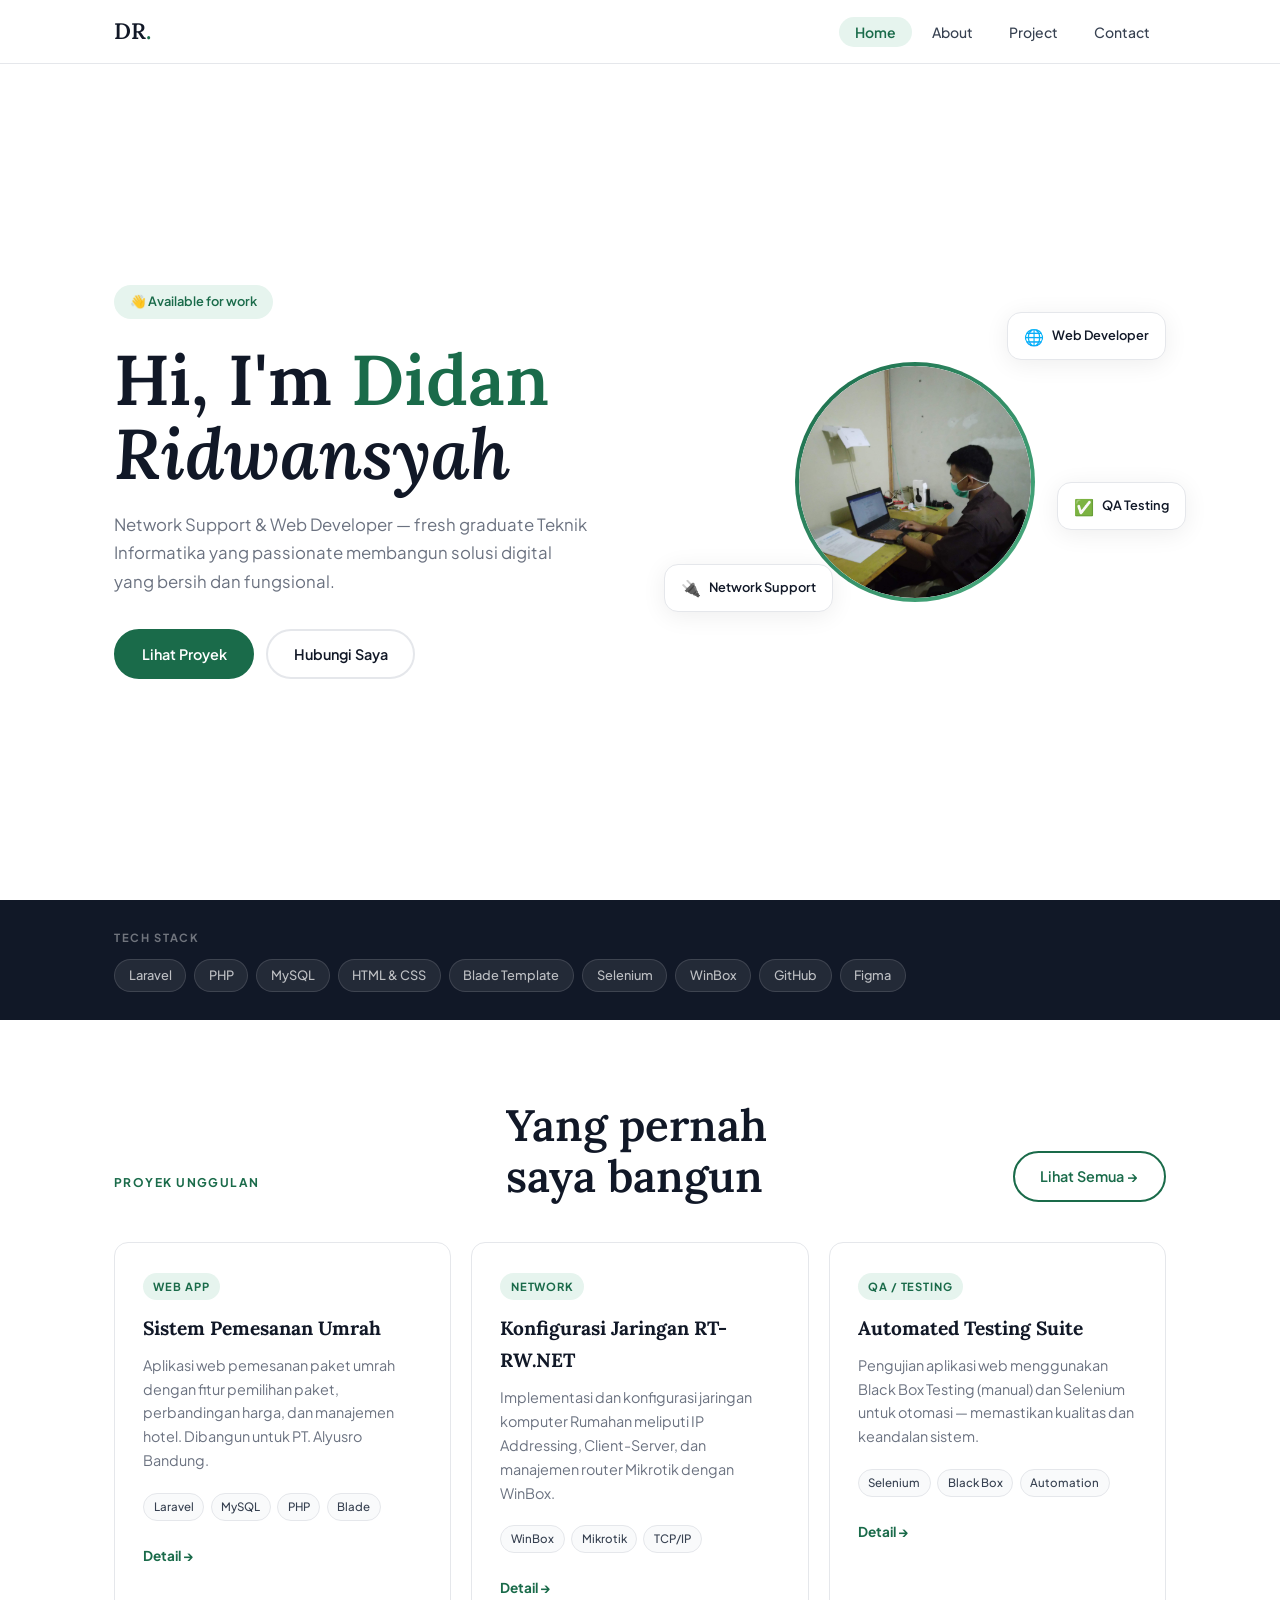
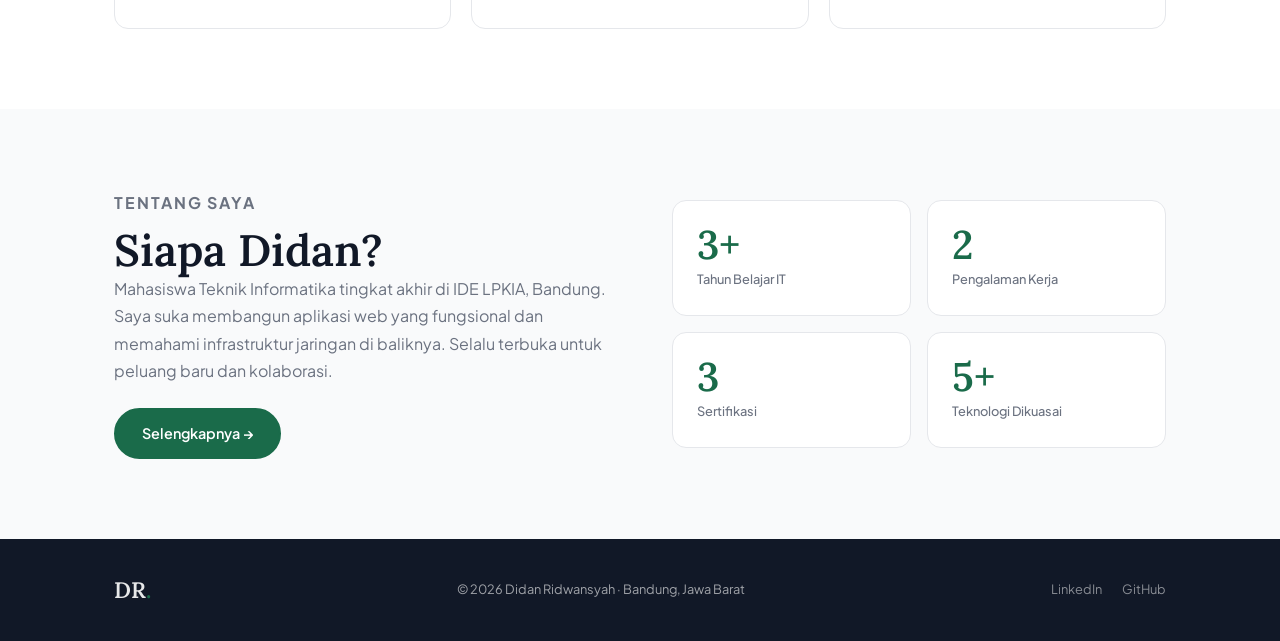
<file: index.html>
<!doctype html>
<html lang="id">
  <head>
    <meta charset="UTF-8" />
    <meta name="viewport" content="width=device-width, initial-scale=1.0" />
    <title>Didan Ridwansyah — Portfolio</title>
    <link rel="stylesheet" href="style.css" />
    <link href="https://fonts.googleapis.com/css2?family=Plus+Jakarta+Sans:wght@400;500;600;700&family=Lora:ital,wght@0,600;1,400&display=swap" rel="stylesheet" />
  </head>
  <body>
    <nav class="navbar">
      <div class="nav-inner">
        <a href="index.html" class="nav-logo">DR<span>.</span></a>
        <button class="nav-toggle" id="navToggle" aria-label="Menu"><span></span><span></span><span></span></button>
        <ul class="nav-links" id="navLinks">
          <li><a href="index.html" class="active">Home</a></li>
          <li><a href="about.html">About</a></li>
          <li><a href="project.html">Project</a></li>
          <li><a href="contact.html">Contact</a></li>
        </ul>
      </div>
    </nav>

    <main>
      <!-- HERO -->
      <section class="hero">
        <div class="hero-content">
          <div class="hero-badge">👋 Available for work</div>
          <h1 class="hero-title">
            Hi, I'm <span class="highlight">Didan</span><br />
            <em>Ridwansyah</em>
          </h1>
          <p class="hero-sub">Network Support &amp; Web Developer — fresh graduate Teknik Informatika yang passionate membangun solusi digital yang bersih dan fungsional.</p>
          <div class="hero-cta">
            <a href="project.html" class="btn btn-primary">Lihat Proyek</a>
            <a href="contact.html" class="btn btn-ghost">Hubungi Saya</a>
          </div>
        </div>
        <div class="hero-visual">
          <div class="avatar-ring">
            <div class="avatar-inner">
              <img src="img/dr.png" alt="Didan Ridwansyah" style="width: 100%; height: 100%; object-fit: cover; border-radius: 50%" />
            </div>
          </div>
          <div class="floating-card card-1">
            <span class="fc-icon">🌐</span>
            <span class="fc-text">Web Developer</span>
          </div>
          <div class="floating-card card-2">
            <span class="fc-icon">🔌</span>
            <span class="fc-text">Network Support</span>
          </div>
          <div class="floating-card card-3">
            <span class="fc-icon">✅</span>
            <span class="fc-text">QA Testing</span>
          </div>
        </div>
      </section>

      <!-- SKILLS STRIP -->
      <section class="skills-strip">
        <div class="container">
          <p class="strip-label">Tech Stack</p>
          <div class="strip-tags">
            <span class="stag">Laravel</span>
            <span class="stag">PHP</span>
            <span class="stag">MySQL</span>
            <span class="stag">HTML &amp; CSS</span>
            <span class="stag">Blade Template</span>
            <span class="stag">Selenium</span>
            <span class="stag">WinBox</span>
            <span class="stag">GitHub</span>
            <span class="stag">Figma</span>
          </div>
        </div>
      </section>

      <!-- FEATURED PROJECTS -->
      <section class="section-pad">
        <div class="container">
          <div class="section-head">
            <p class="section-label">Proyek Unggulan</p>
            <h2 class="section-title">Yang pernah<br />saya bangun</h2>
            <a href="project.html" class="btn btn-outline">Lihat Semua →</a>
          </div>
          <div class="cards-grid">
            <!-- featured -->
            <div class="project-card">
              <div class="pc-tag">Web App</div>
              <h3>Sistem Pemesanan Umrah</h3>
              <p>Aplikasi web pemesanan paket umrah dengan fitur pemilihan paket, perbandingan harga, dan manajemen hotel. Dibangun untuk PT. Alyusro Bandung.</p>
              <div class="pc-stack"><span>Laravel</span><span>MySQL</span><span>PHP</span><span>Blade</span></div>
              <a href="project.html" class="pc-link">Detail →</a>
            </div>
            <div class="project-card">
              <div class="pc-tag">Network</div>
              <h3>Konfigurasi Jaringan RT-RW.NET</h3>
              <p>Implementasi dan konfigurasi jaringan komputer Rumahan meliputi IP Addressing, Client-Server, dan manajemen router Mikrotik dengan WinBox.</p>
              <div class="pc-stack"><span>WinBox</span><span>Mikrotik</span><span>TCP/IP</span></div>
              <a href="project.html" class="pc-link">Detail →</a>
            </div>
            <div class="project-card">
              <div class="pc-tag">QA / Testing</div>
              <h3>Automated Testing Suite</h3>
              <p>Pengujian aplikasi web menggunakan Black Box Testing (manual) dan Selenium untuk otomasi — memastikan kualitas dan keandalan sistem.</p>
              <div class="pc-stack"><span>Selenium</span><span>Black Box</span><span>Automation</span></div>
              <a href="project.html" class="pc-link">Detail →</a>
            </div>
          </div>
        </div>
      </section>

      <!-- MINI ABOUT -->
      <section class="mini-about">
        <div class="container mini-about-inner">
          <div class="ma-text">
            <p class="section-label">Tentang Saya</p>
            <h2 class="section-title">Siapa Didan?</h2>
            <p>Mahasiswa Teknik Informatika tingkat akhir di IDE LPKIA, Bandung. Saya suka membangun aplikasi web yang fungsional dan memahami infrastruktur jaringan di baliknya. Selalu terbuka untuk peluang baru dan kolaborasi.</p>
            <a href="about.html" class="btn btn-primary" style="margin-top: 1.5rem">Selengkapnya →</a>
          </div>
          <div class="ma-stats">
            <div class="stat-box"><span class="stat-n">3+</span><span class="stat-l">Tahun Belajar IT</span></div>
            <div class="stat-box"><span class="stat-n">2</span><span class="stat-l">Pengalaman Kerja</span></div>
            <div class="stat-box"><span class="stat-n">3</span><span class="stat-l">Sertifikasi</span></div>
            <div class="stat-box"><span class="stat-n">5+</span><span class="stat-l">Teknologi Dikuasai</span></div>
          </div>
        </div>
      </section>
    </main>

    <footer class="footer">
      <div class="container footer-inner">
        <span class="nav-logo">DR<span>.</span></span>
        <p>© 2026 Didan Ridwansyah · Bandung, Jawa Barat</p>
        <div class="footer-links">
          <a href="https://www.linkedin.com/in/didan-ridwansyah-82205738a/" target="_blank">LinkedIn</a>
          <a href="https://github.com/DidanR1" target="_blank">GitHub</a>
        </div>
      </div>
    </footer>

    <script src="script.js"></script>
  </body>
</html>
</file>
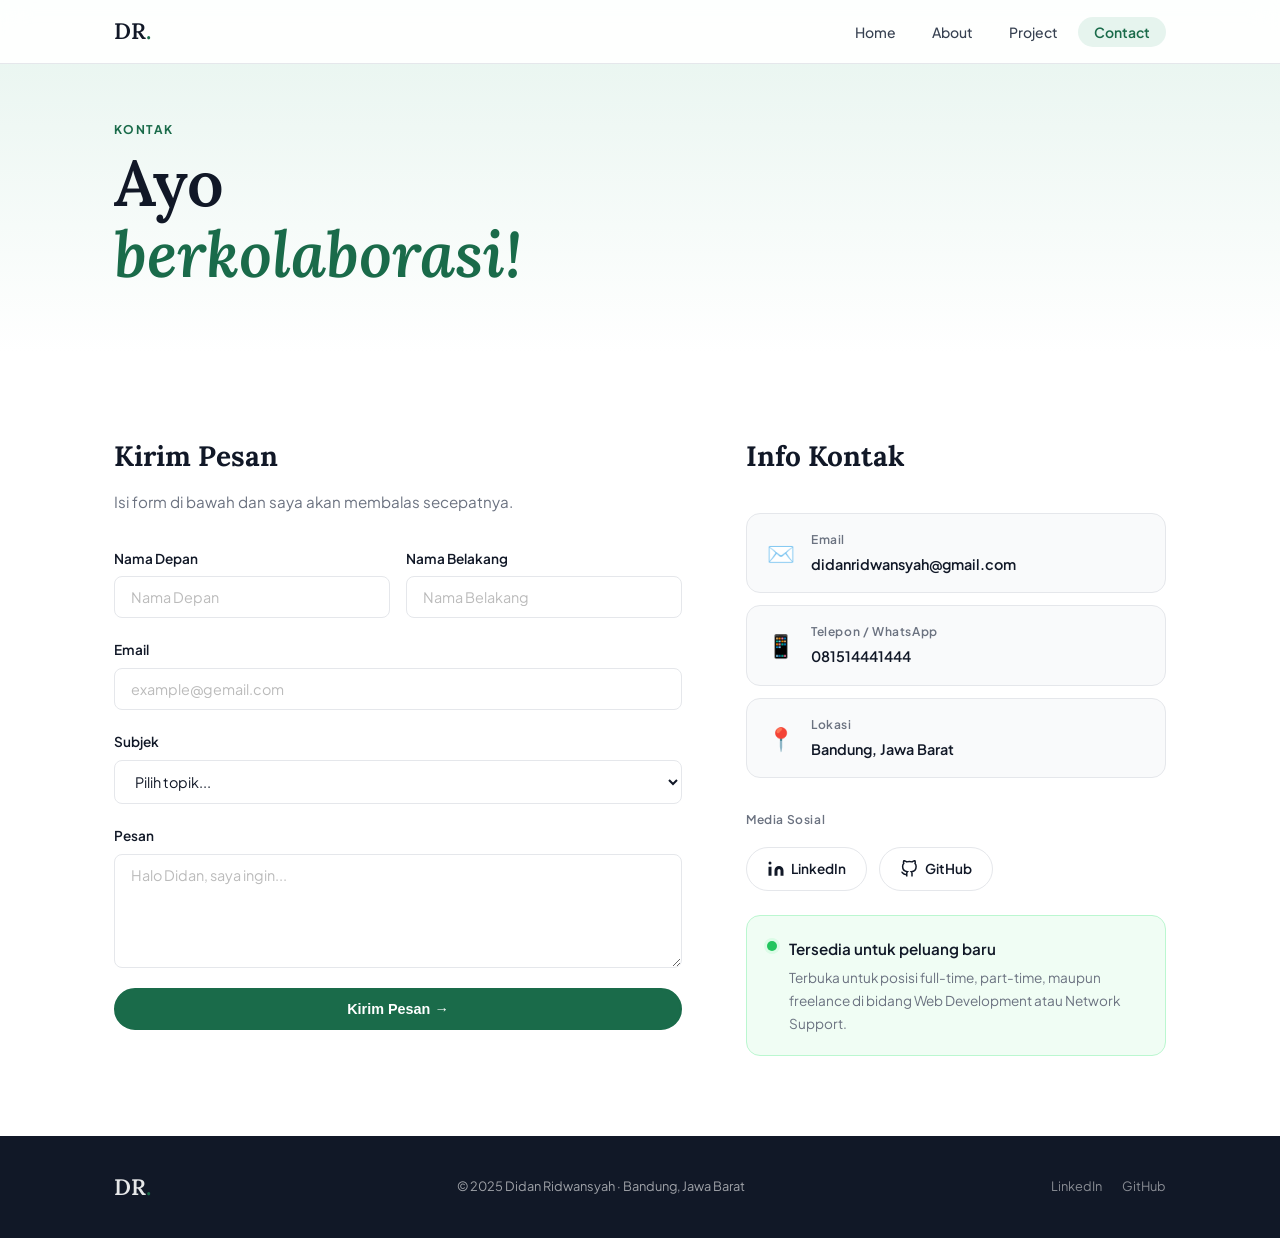
<file: contact.html>
<!doctype html>
<html lang="id">
  <head>
    <meta charset="UTF-8" />
    <meta name="viewport" content="width=device-width, initial-scale=1.0" />
    <title>Contact — Didan Ridwansyah</title>
    <link rel="stylesheet" href="style.css" />
    <link href="https://fonts.googleapis.com/css2?family=Plus+Jakarta+Sans:wght@400;500;600;700&family=Lora:ital,wght@0,600;1,400&display=swap" rel="stylesheet" />
  </head>
  <body>
    <nav class="navbar">
      <div class="nav-inner">
        <a href="index.html" class="nav-logo">DR<span>.</span></a>
        <button class="nav-toggle" id="navToggle" aria-label="Menu"><span></span><span></span><span></span></button>
        <ul class="nav-links" id="navLinks">
          <li><a href="index.html">Home</a></li>
          <li><a href="about.html">About</a></li>
          <li><a href="project.html">Project</a></li>
          <li><a href="contact.html" class="active">Contact</a></li>
        </ul>
      </div>
    </nav>

    <main>
      <section class="page-hero">
        <div class="container">
          <p class="section-label">Kontak</p>
          <h1 class="page-title">Ayo<br /><em>berkolaborasi!</em></h1>
        </div>
      </section>

      <section class="section-pad">
        <div class="container contact-layout">
          <!-- FORM -->
          <div class="contact-form-wrap">
            <h2 style="font-family: &quot;Lora&quot;, serif; font-size: 1.75rem; margin-bottom: 0.5rem">Kirim Pesan</h2>
            <p style="color: var(--text-muted); margin-bottom: 2rem; font-size: 0.95rem">Isi form di bawah dan saya akan membalas secepatnya.</p>

            <form class="c-form" id="contactForm">
              <div class="form-row">
                <div class="form-group">
                  <label for="fname">Nama Depan</label>
                  <input type="text" id="fname" placeholder="Nama Depan" required />
                </div>
                <div class="form-group">
                  <label for="lname">Nama Belakang</label>
                  <input type="text" id="lname" placeholder="Nama Belakang" required />
                </div>
              </div>
              <div class="form-group">
                <label for="email">Email</label>
                <input type="email" id="email" placeholder="example@gemail.com" required />
              </div>
              <div class="form-group">
                <label for="subject">Subjek</label>
                <select id="subject">
                  <option value="">Pilih topik...</option>
                  <option>Tawaran Kerja / Magang</option>
                  <option>Kolaborasi Proyek</option>
                  <option>Konsultasi Teknis</option>
                  <option>Lainnya</option>
                </select>
              </div>
              <div class="form-group">
                <label for="message">Pesan</label>
                <textarea id="message" rows="5" placeholder="Halo Didan, saya ingin..." required></textarea>
              </div>
              <button type="submit" class="btn btn-primary btn-full">Kirim Pesan →</button>
            </form>

            <div class="form-success" id="formSuccess">
              <div class="fs-icon">✓</div>
              <h3>Pesan terkirim!</h3>
              <p>Terima kasih sudah menghubungi. Saya akan membalas secepatnya.</p>
            </div>
          </div>

          <!-- INFO -->
          <div class="contact-info">
            <h2 style="font-family: &quot;Lora&quot;, serif; font-size: 1.75rem; margin-bottom: 2rem">Info Kontak</h2>

            <div class="ci-cards">
              <a href="mailto:didanridwansyah@gmail.com" class="ci-card">
                <div class="ci-icon">✉️</div>
                <div>
                  <p class="ci-label">Email</p>
                  <p class="ci-val">didanridwansyah@gmail.com</p>
                </div>
              </a>
              <a href="tel:081514441444" class="ci-card">
                <div class="ci-icon">📱</div>
                <div>
                  <p class="ci-label">Telepon / WhatsApp</p>
                  <p class="ci-val">081514441444</p>
                </div>
              </a>
              <div class="ci-card no-link">
                <div class="ci-icon">📍</div>
                <div>
                  <p class="ci-label">Lokasi</p>
                  <p class="ci-val">Bandung, Jawa Barat</p>
                </div>
              </div>
            </div>

            <div class="ci-social">
              <p class="ci-label" style="margin-bottom: 1rem">Media Sosial</p>
              <div class="social-links">
                <a href="https://www.linkedin.com/in/didan-ridwansyah-82205738a/" target="_blank" class="social-btn">
                  <svg width="18" height="18" viewBox="0 0 24 24" fill="currentColor">
                    <path d="M16 8a6 6 0 016 6v7h-4v-7a2 2 0 00-2-2 2 2 0 00-2 2v7h-4v-7a6 6 0 016-6z" />
                    <rect x="2" y="9" width="4" height="12" />
                    <circle cx="4" cy="4" r="2" />
                  </svg>
                  LinkedIn
                </a>
                <a href="https://github.com/DidanR1" target="_blank" class="social-btn">
                  <svg width="18" height="18" viewBox="0 0 24 24" fill="none" stroke="currentColor" stroke-width="2">
                    <path
                      d="M9 19c-5 1.5-5-2.5-7-3m14 6v-3.87a3.37 3.37 0 00-.94-2.61c3.14-.35 6.44-1.54 6.44-7A5.44 5.44 0 0020 4.77 5.07 5.07 0 0019.91 1S18.73.65 16 2.48a13.38 13.38 0 00-7 0C6.27.65 5.09 1 5.09 1A5.07 5.07 0 005 4.77a5.44 5.44 0 00-1.5 3.78c0 5.42 3.3 6.61 6.44 7A3.37 3.37 0 009 18.13V22"
                    />
                  </svg>
                  GitHub
                </a>
              </div>
            </div>

            <div class="availability-box">
              <div class="av-dot"></div>
              <div>
                <p style="font-weight: 600; font-size: 0.95rem">Tersedia untuk peluang baru</p>
                <p style="color: var(--text-muted); font-size: 0.85rem; margin-top: 0.25rem">Terbuka untuk posisi full-time, part-time, maupun freelance di bidang Web Development atau Network Support.</p>
              </div>
            </div>
          </div>
        </div>
      </section>
    </main>

    <footer class="footer">
      <div class="container footer-inner">
        <span class="nav-logo">DR<span>.</span></span>
        <p>© 2025 Didan Ridwansyah · Bandung, Jawa Barat</p>
        <div class="footer-links">
          <a href="https://www.linkedin.com/in/didan-ridwansyah-82205738a/" target="_blank">LinkedIn</a>
          <a href="https://github.com/DidanR1" target="_blank">GitHub</a>
        </div>
      </div>
    </footer>

    <script src="script.js"></script>
  </body>
</html>
</file>
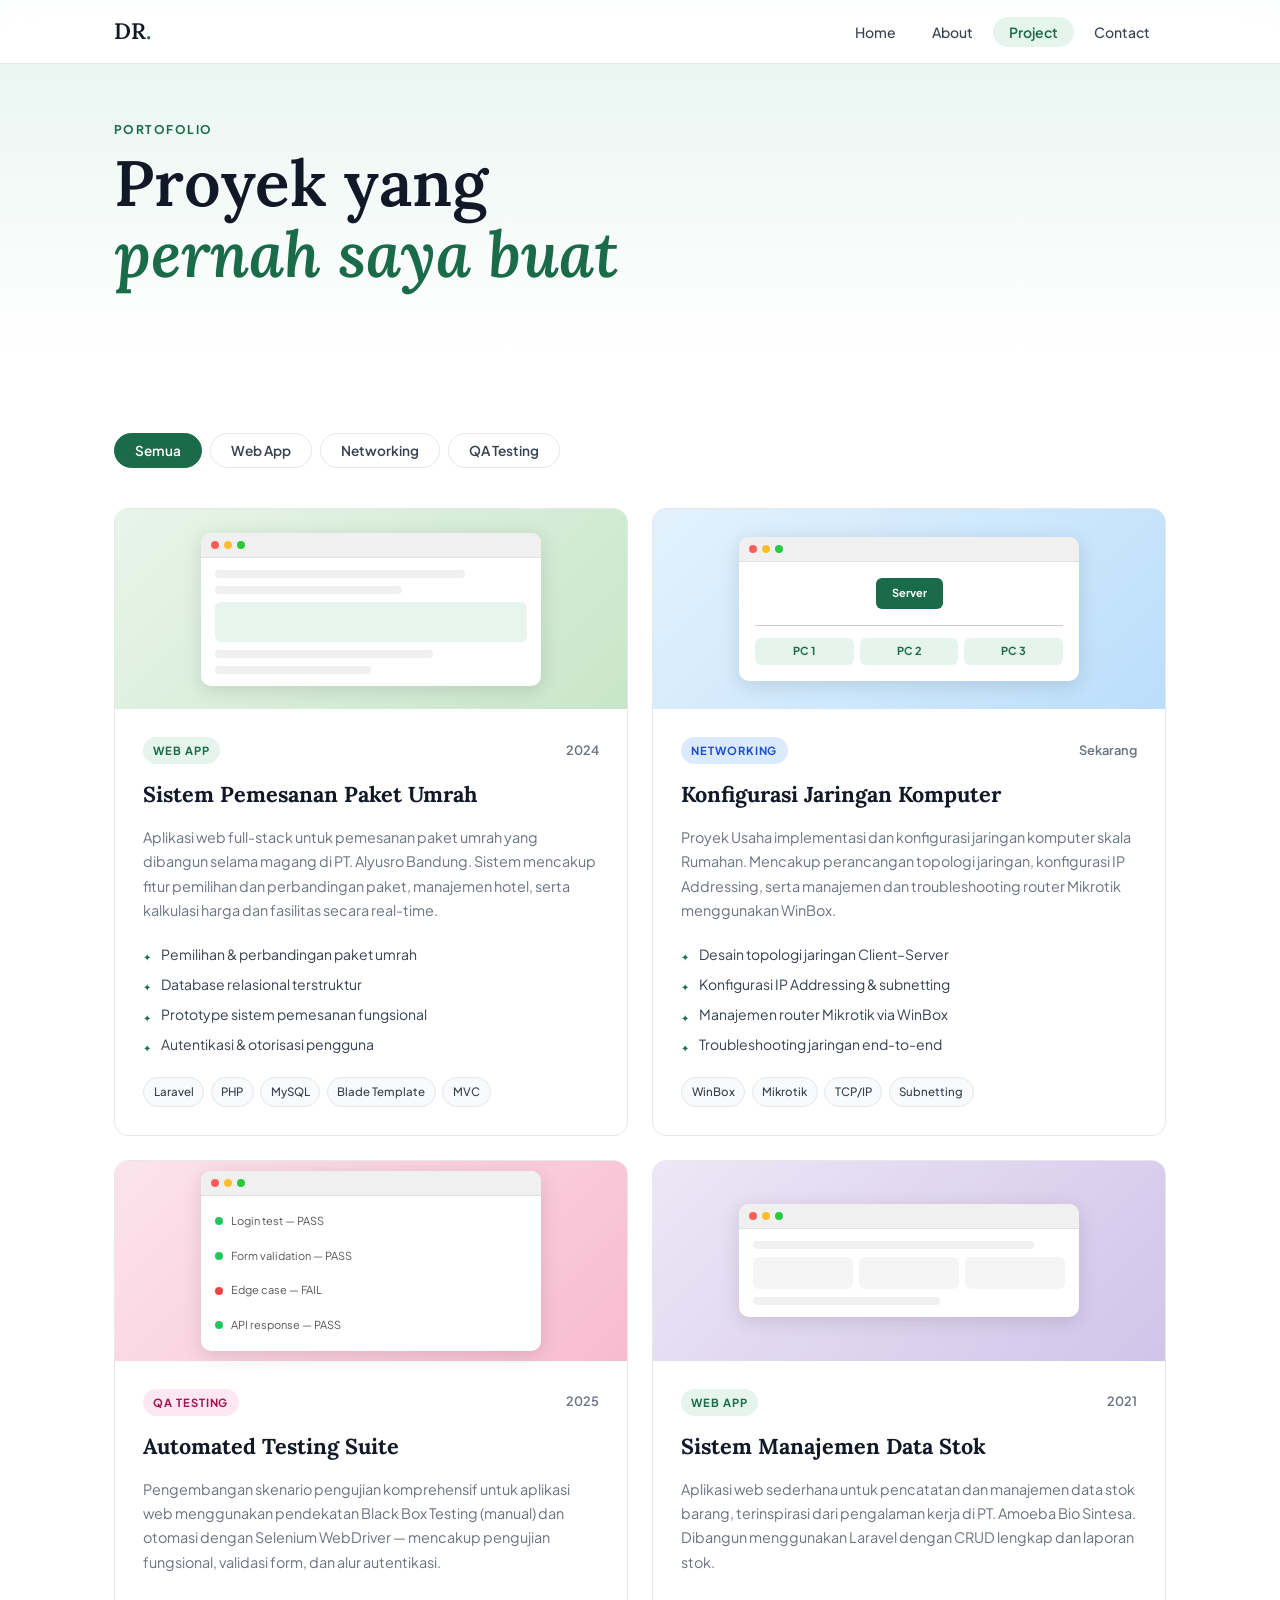
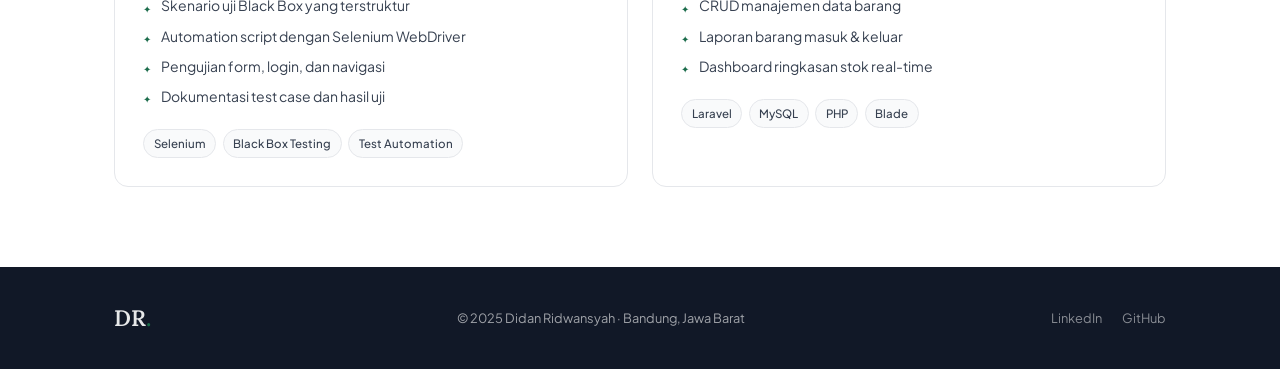
<file: project.html>
<!doctype html>
<html lang="id">
  <head>
    <meta charset="UTF-8" />
    <meta name="viewport" content="width=device-width, initial-scale=1.0" />
    <title>Project — Didan Ridwansyah</title>
    <link rel="stylesheet" href="style.css" />
    <link href="https://fonts.googleapis.com/css2?family=Plus+Jakarta+Sans:wght@400;500;600;700&family=Lora:ital,wght@0,600;1,400&display=swap" rel="stylesheet" />
  </head>
  <body>
    <nav class="navbar">
      <div class="nav-inner">
        <a href="index.html" class="nav-logo">DR<span>.</span></a>
        <button class="nav-toggle" id="navToggle" aria-label="Menu"><span></span><span></span><span></span></button>
        <ul class="nav-links" id="navLinks">
          <li><a href="index.html">Home</a></li>
          <li><a href="about.html">About</a></li>
          <li><a href="project.html" class="active">Project</a></li>
          <li><a href="contact.html">Contact</a></li>
        </ul>
      </div>
    </nav>

    <main>
      <section class="page-hero">
        <div class="container">
          <p class="section-label">Portofolio</p>
          <h1 class="page-title">Proyek yang<br /><em>pernah saya buat</em></h1>
        </div>
      </section>

      <!-- FILTER -->
      <section class="section-pad">
        <div class="container">
          <div class="filter-bar">
            <button class="filter-btn active" data-filter="all">Semua</button>
            <button class="filter-btn" data-filter="web">Web App</button>
            <button class="filter-btn" data-filter="network">Networking</button>
            <button class="filter-btn" data-filter="qa">QA Testing</button>
          </div>

          <div class="projects-full" id="projectsGrid">
            <!-- Project 1 -->
            <div class="pf-card" data-cat="web">
              <div class="pf-header" style="background: linear-gradient(135deg, #e8f5e9, #c8e6c9)">
                <div class="pf-mockup">
                  <div class="mock-bar"><span></span><span></span><span></span></div>
                  <div class="mock-body">
                    <div class="mock-line w80"></div>
                    <div class="mock-line w60"></div>
                    <div class="mock-block"></div>
                    <div class="mock-line w70"></div>
                    <div class="mock-line w50"></div>
                  </div>
                </div>
              </div>
              <div class="pf-body">
                <div class="pf-meta">
                  <span class="pf-cat web">Web App</span>
                  <span class="pf-year">2024</span>
                </div>
                <h2>Sistem Pemesanan Paket Umrah</h2>
                <p>
                  Aplikasi web full-stack untuk pemesanan paket umrah yang dibangun selama magang di PT. Alyusro Bandung. Sistem mencakup fitur pemilihan dan perbandingan paket, manajemen hotel, serta kalkulasi harga dan fasilitas secara
                  real-time.
                </p>
                <div class="pf-highlights">
                  <div class="ph-item">
                    <span class="ph-icon">✦</span>
                    <span>Pemilihan &amp; perbandingan paket umrah</span>
                  </div>
                  <div class="ph-item">
                    <span class="ph-icon">✦</span>
                    <span>Database relasional terstruktur</span>
                  </div>
                  <div class="ph-item">
                    <span class="ph-icon">✦</span>
                    <span>Prototype sistem pemesanan fungsional</span>
                  </div>
                  <div class="ph-item">
                    <span class="ph-icon">✦</span>
                    <span>Autentikasi & otorisasi pengguna</span>
                  </div>
                </div>
                <div class="pf-stack"><span>Laravel</span><span>PHP</span><span>MySQL</span><span>Blade Template</span><span>MVC</span></div>
              </div>
            </div>

            <!-- Project 2 -->
            <div class="pf-card" data-cat="network">
              <div class="pf-header" style="background: linear-gradient(135deg, #e3f2fd, #bbdefb)">
                <div class="pf-mockup">
                  <div class="mock-bar"><span></span><span></span><span></span></div>
                  <div class="mock-body net">
                    <div class="net-node main">Server</div>
                    <div class="net-line h"></div>
                    <div class="net-nodes-row">
                      <div class="net-node small">PC 1</div>
                      <div class="net-node small">PC 2</div>
                      <div class="net-node small">PC 3</div>
                    </div>
                  </div>
                </div>
              </div>
              <div class="pf-body">
                <div class="pf-meta">
                  <span class="pf-cat network">Networking</span>
                  <span class="pf-year">Sekarang</span>
                </div>
                <h2>Konfigurasi Jaringan Komputer</h2>
                <p>Proyek Usaha implementasi dan konfigurasi jaringan komputer skala Rumahan. Mencakup perancangan topologi jaringan, konfigurasi IP Addressing, serta manajemen dan troubleshooting router Mikrotik menggunakan WinBox.</p>
                <div class="pf-highlights">
                  <div class="ph-item">
                    <span class="ph-icon">✦</span>
                    <span>Desain topologi jaringan Client–Server</span>
                  </div>
                  <div class="ph-item">
                    <span class="ph-icon">✦</span>
                    <span>Konfigurasi IP Addressing &amp; subnetting</span>
                  </div>
                  <div class="ph-item">
                    <span class="ph-icon">✦</span>
                    <span>Manajemen router Mikrotik via WinBox</span>
                  </div>
                  <div class="ph-item">
                    <span class="ph-icon">✦</span>
                    <span>Troubleshooting jaringan end-to-end</span>
                  </div>
                </div>
                <div class="pf-stack"><span>WinBox</span><span>Mikrotik</span><span>TCP/IP</span><span>Subnetting</span></div>
              </div>
            </div>

            <!-- Project 3 -->
            <div class="pf-card" data-cat="qa">
              <div class="pf-header" style="background: linear-gradient(135deg, #fce4ec, #f8bbd0)">
                <div class="pf-mockup">
                  <div class="mock-bar"><span></span><span></span><span></span></div>
                  <div class="mock-body">
                    <div class="test-row pass"><span class="test-dot"></span><span class="test-txt">Login test — PASS</span></div>
                    <div class="test-row pass"><span class="test-dot"></span><span class="test-txt">Form validation — PASS</span></div>
                    <div class="test-row fail"><span class="test-dot"></span><span class="test-txt">Edge case — FAIL</span></div>
                    <div class="test-row pass"><span class="test-dot"></span><span class="test-txt">API response — PASS</span></div>
                  </div>
                </div>
              </div>
              <div class="pf-body">
                <div class="pf-meta">
                  <span class="pf-cat qa">QA Testing</span>
                  <span class="pf-year">2025</span>
                </div>
                <h2>Automated Testing Suite</h2>
                <p>
                  Pengembangan skenario pengujian komprehensif untuk aplikasi web menggunakan pendekatan Black Box Testing (manual) dan otomasi dengan Selenium WebDriver — mencakup pengujian fungsional, validasi form, dan alur autentikasi.
                </p>
                <div class="pf-highlights">
                  <div class="ph-item">
                    <span class="ph-icon">✦</span>
                    <span>Skenario uji Black Box yang terstruktur</span>
                  </div>
                  <div class="ph-item">
                    <span class="ph-icon">✦</span>
                    <span>Automation script dengan Selenium WebDriver</span>
                  </div>
                  <div class="ph-item">
                    <span class="ph-icon">✦</span>
                    <span>Pengujian form, login, dan navigasi</span>
                  </div>
                  <div class="ph-item">
                    <span class="ph-icon">✦</span>
                    <span>Dokumentasi test case dan hasil uji</span>
                  </div>
                </div>
                <div class="pf-stack"><span>Selenium</span><span>Black Box Testing</span><span>Test Automation</span></div>
              </div>
            </div>

            <!-- Project 4 -->
            <div class="pf-card" data-cat="web">
              <div class="pf-header" style="background: linear-gradient(135deg, #ede7f6, #d1c4e9)">
                <div class="pf-mockup">
                  <div class="mock-bar"><span></span><span></span><span></span></div>
                  <div class="mock-body">
                    <div class="mock-line w90"></div>
                    <div class="mock-grid">
                      <div class="mock-cell"></div>
                      <div class="mock-cell"></div>
                      <div class="mock-cell"></div>
                    </div>
                    <div class="mock-line w60"></div>
                  </div>
                </div>
              </div>
              <div class="pf-body">
                <div class="pf-meta">
                  <span class="pf-cat web">Web App</span>
                  <span class="pf-year">2021</span>
                </div>
                <h2>Sistem Manajemen Data Stok</h2>
                <p>Aplikasi web sederhana untuk pencatatan dan manajemen data stok barang, terinspirasi dari pengalaman kerja di PT. Amoeba Bio Sintesa. Dibangun menggunakan Laravel dengan CRUD lengkap dan laporan stok.</p>
                <div class="pf-highlights">
                  <div class="ph-item">
                    <span class="ph-icon">✦</span>
                    <span>CRUD manajemen data barang</span>
                  </div>
                  <div class="ph-item">
                    <span class="ph-icon">✦</span>
                    <span>Laporan barang masuk &amp; keluar</span>
                  </div>
                  <div class="ph-item">
                    <span class="ph-icon">✦</span>
                    <span>Dashboard ringkasan stok real-time</span>
                  </div>
                </div>
                <div class="pf-stack"><span>Laravel</span><span>MySQL</span><span>PHP</span><span>Blade</span></div>
              </div>
            </div>
          </div>
        </div>
      </section>
    </main>

    <footer class="footer">
      <div class="container footer-inner">
        <span class="nav-logo">DR<span>.</span></span>
        <p>© 2025 Didan Ridwansyah · Bandung, Jawa Barat</p>
        <div class="footer-links">
          <a href="https://www.linkedin.com/in/didan-ridwansyah-82205738a/" target="_blank">LinkedIn</a>
          <a href="https://github.com/DidanR1" target="_blank">GitHub</a>
        </div>
      </div>
    </footer>

    <script src="script.js"></script>
  </body>
</html>
</file>
<file: style.css>
/* ===== RESET & BASE ===== */
*,
*::before,
*::after {
  box-sizing: border-box;
  margin: 0;
  padding: 0;
}

:root {
  --primary: #1a6b4a;
  --primary-dark: #134f37;
  --primary-light: #e6f4ee;
  --accent: #f0a500;
  --ink: #111827;
  --ink-mid: #374151;
  --text-muted: #6b7280;
  --border: #e5e7eb;
  --surface: #f9fafb;
  --white: #ffffff;
  --radius: 14px;
  --radius-sm: 8px;
  --shadow: 0 4px 24px rgba(0, 0, 0, 0.07);
  --shadow-lg: 0 12px 40px rgba(0, 0, 0, 0.1);
}

html {
  scroll-behavior: smooth;
}

body {
  font-family: "Plus Jakarta Sans", sans-serif;
  font-size: 16px;
  line-height: 1.7;
  color: var(--ink);
  background: var(--white);
  -webkit-font-smoothing: antialiased;
}

img {
  max-width: 100%;
  display: block;
}
a {
  text-decoration: none;
  color: inherit;
}
ul {
  list-style: none;
}

/* ===== LAYOUT ===== */
.container {
  max-width: 1100px;
  margin: 0 auto;
  padding: 0 1.5rem;
}

.section-pad {
  padding: 5rem 0;
}

/* ===== NAVBAR ===== */
.navbar {
  position: fixed;
  top: 0;
  left: 0;
  right: 0;
  z-index: 999;
  background: rgba(255, 255, 255, 0.92);
  backdrop-filter: blur(14px);
  border-bottom: 1px solid var(--border);
  height: 64px;
}

.nav-inner {
  max-width: 1100px;
  margin: 0 auto;
  padding: 0 1.5rem;
  height: 100%;
  display: flex;
  align-items: center;
  justify-content: space-between;
}

.nav-logo {
  font-family: "Lora", serif;
  font-size: 1.4rem;
  font-weight: 600;
  color: var(--ink);
}
.nav-logo span {
  color: var(--primary);
}

.nav-links {
  display: flex;
  gap: 0.25rem;
  align-items: center;
}

.nav-links a {
  padding: 0.4rem 1rem;
  border-radius: 100px;
  font-size: 0.875rem;
  font-weight: 500;
  color: var(--ink-mid);
  transition: all 0.2s;
}

.nav-links a:hover {
  background: var(--surface);
  color: var(--ink);
}
.nav-links a.active {
  background: var(--primary-light);
  color: var(--primary);
  font-weight: 600;
}

.nav-toggle {
  display: none;
  flex-direction: column;
  gap: 5px;
  background: none;
  border: none;
  cursor: pointer;
  padding: 4px;
}
.nav-toggle span {
  display: block;
  width: 22px;
  height: 2px;
  background: var(--ink);
  border-radius: 2px;
  transition: all 0.3s;
}

/* ===== BUTTONS ===== */
.btn {
  display: inline-flex;
  align-items: center;
  justify-content: center;
  gap: 0.4rem;
  padding: 0.7rem 1.6rem;
  border-radius: 100px;
  font-size: 0.9rem;
  font-weight: 600;
  cursor: pointer;
  transition: all 0.2s;
  border: 2px solid transparent;
}
.btn-primary {
  background: var(--primary);
  color: #fff;
  border-color: var(--primary);
}
.btn-primary:hover {
  background: var(--primary-dark);
  border-color: var(--primary-dark);
  transform: translateY(-2px);
  box-shadow: 0 6px 20px rgba(26, 107, 74, 0.3);
}
.btn-ghost {
  background: transparent;
  color: var(--ink);
  border-color: var(--border);
}
.btn-ghost:hover {
  border-color: var(--ink);
  transform: translateY(-2px);
}
.btn-outline {
  background: transparent;
  color: var(--primary);
  border-color: var(--primary);
}
.btn-outline:hover {
  background: var(--primary);
  color: #fff;
  transform: translateY(-2px);
}
.btn-full {
  width: 100%;
}

/* ===== TYPOGRAPHY ===== */
.section-label {
  font-size: 0.75rem;
  font-weight: 700;
  letter-spacing: 0.12em;
  text-transform: uppercase;
  color: var(--primary);
  margin-bottom: 0.5rem;
}

.section-title {
  font-family: "Lora", serif;
  font-size: clamp(1.8rem, 3.5vw, 2.75rem);
  font-weight: 600;
  line-height: 1.15;
  color: var(--ink);
}

.section-title em {
  font-style: italic;
  color: var(--primary);
}

/* ===== HERO ===== */
.hero {
  min-height: 100vh;
  padding-top: 64px;
  display: grid;
  grid-template-columns: 1fr 1fr;
  align-items: center;
  gap: 3rem;
  max-width: 1100px;
  margin: 0 auto;
  padding-left: 1.5rem;
  padding-right: 1.5rem;
}

.hero-badge {
  display: inline-flex;
  align-items: center;
  gap: 0.4rem;
  padding: 0.4rem 1rem;
  background: var(--primary-light);
  color: var(--primary);
  border-radius: 100px;
  font-size: 0.8rem;
  font-weight: 600;
  margin-bottom: 1.5rem;
}

.hero-title {
  font-family: "Lora", serif;
  font-size: clamp(2.5rem, 5.5vw, 4.5rem);
  font-weight: 600;
  line-height: 1.05;
  color: var(--ink);
  margin-bottom: 1.25rem;
}

.hero-title .highlight {
  color: var(--primary);
}
.hero-title em {
  font-style: italic;
}

.hero-sub {
  font-size: 1.05rem;
  color: var(--text-muted);
  max-width: 480px;
  margin-bottom: 2rem;
  line-height: 1.7;
}

.hero-cta {
  display: flex;
  gap: 0.75rem;
  flex-wrap: wrap;
}

/* AVATAR */
.hero-visual {
  display: flex;
  justify-content: center;
  align-items: center;
  position: relative;
  height: 420px;
}

.avatar-ring {
  width: 240px;
  height: 240px;
  border-radius: 50%;
  background: linear-gradient(135deg, var(--primary), #4caf82);
  padding: 4px;
  animation: spin-slow 20s linear infinite;
}

@keyframes spin-slow {
  from {
    transform: rotate(0deg);
  }
  to {
    transform: rotate(360deg);
  }
}

.avatar-inner {
  width: 100%;
  height: 100%;
  border-radius: 50%;
  background: var(--white);
  display: flex;
  align-items: center;
  justify-content: center;
  overflow: hidden;
}

.avatar-initials {
  font-family: "Lora", serif;
  font-size: 3.5rem;
  font-weight: 600;
  color: var(--primary);
  animation: spin-slow 20s linear infinite reverse;
}

.floating-card {
  position: absolute;
  display: flex;
  align-items: center;
  gap: 0.5rem;
  background: var(--white);
  border: 1px solid var(--border);
  border-radius: var(--radius);
  padding: 0.6rem 1rem;
  box-shadow: var(--shadow);
  font-size: 0.8rem;
  font-weight: 600;
  white-space: nowrap;
}

.fc-icon {
  font-size: 1rem;
}

.card-1 {
  top: 40px;
  right: 0;
  animation: float1 4s ease-in-out infinite;
}
.card-2 {
  bottom: 80px;
  left: 0;
  animation: float2 4.5s ease-in-out infinite;
}
.card-3 {
  top: 50%;
  right: -20px;
  animation: float1 5s ease-in-out infinite reverse;
}

@keyframes float1 {
  0%,
  100% {
    transform: translateY(0);
  }
  50% {
    transform: translateY(-10px);
  }
}
@keyframes float2 {
  0%,
  100% {
    transform: translateY(0);
  }
  50% {
    transform: translateY(10px);
  }
}

/* ===== SKILLS STRIP ===== */
.skills-strip {
  background: var(--ink);
  padding: 1.75rem 0;
}
.strip-label {
  font-size: 0.7rem;
  font-weight: 700;
  letter-spacing: 0.15em;
  text-transform: uppercase;
  color: rgba(255, 255, 255, 0.4);
  margin-bottom: 0.75rem;
}
.strip-tags {
  display: flex;
  flex-wrap: wrap;
  gap: 0.5rem;
}
.stag {
  padding: 0.3rem 0.85rem;
  border-radius: 100px;
  background: rgba(255, 255, 255, 0.08);
  border: 1px solid rgba(255, 255, 255, 0.12);
  color: rgba(255, 255, 255, 0.7);
  font-size: 0.8rem;
  font-weight: 500;
  transition: all 0.2s;
}
.stag:hover {
  background: rgba(255, 255, 255, 0.15);
  color: #fff;
}

/* ===== SECTION HEAD ===== */
.section-head {
  display: flex;
  align-items: flex-end;
  justify-content: space-between;
  margin-bottom: 2.5rem;
  flex-wrap: wrap;
  gap: 1rem;
}

/* ===== PROJECT CARDS (HOME) ===== */
.cards-grid {
  display: grid;
  grid-template-columns: repeat(auto-fit, minmax(300px, 1fr));
  gap: 1.25rem;
}

.project-card {
  background: var(--white);
  border: 1px solid var(--border);
  border-radius: var(--radius);
  padding: 1.75rem;
  transition: all 0.25s;
  position: relative;
  overflow: hidden;
}

.project-card::before {
  content: "";
  position: absolute;
  top: 0;
  left: 0;
  width: 4px;
  height: 100%;
  background: var(--primary);
  transform: scaleY(0);
  transition: transform 0.25s;
  transform-origin: top;
}

.project-card:hover {
  transform: translateY(-4px);
  box-shadow: var(--shadow-lg);
}
.project-card:hover::before {
  transform: scaleY(1);
}
.project-card.featured {
  border-color: var(--primary);
}
.project-card.featured::before {
  transform: scaleY(1);
}

.pc-tag {
  display: inline-block;
  font-size: 0.7rem;
  font-weight: 700;
  letter-spacing: 0.08em;
  text-transform: uppercase;
  color: var(--primary);
  background: var(--primary-light);
  padding: 0.25rem 0.65rem;
  border-radius: 100px;
  margin-bottom: 0.75rem;
}

.project-card h3 {
  font-family: "Lora", serif;
  font-size: 1.2rem;
  margin-bottom: 0.6rem;
  color: var(--ink);
}

.project-card p {
  font-size: 0.9rem;
  color: var(--text-muted);
  margin-bottom: 1.25rem;
  line-height: 1.65;
}

.pc-stack {
  display: flex;
  flex-wrap: wrap;
  gap: 0.4rem;
  margin-bottom: 1.25rem;
}
.pc-stack span {
  font-size: 0.72rem;
  padding: 0.2rem 0.6rem;
  border-radius: 100px;
  background: var(--surface);
  border: 1px solid var(--border);
  color: var(--ink-mid);
  font-weight: 500;
}

.pc-link {
  font-size: 0.85rem;
  font-weight: 700;
  color: var(--primary);
  transition: gap 0.2s;
}
.pc-link:hover {
  text-decoration: underline;
}

/* ===== MINI ABOUT ===== */
.mini-about {
  background: var(--surface);
  padding: 5rem 0;
}
.mini-about-inner {
  display: grid;
  grid-template-columns: 1fr 1fr;
  gap: 4rem;
  align-items: center;
}
.ma-text p {
  color: var(--text-muted);
  font-size: 1rem;
}
.ma-stats {
  display: grid;
  grid-template-columns: 1fr 1fr;
  gap: 1rem;
}
.stat-box {
  background: var(--white);
  border: 1px solid var(--border);
  border-radius: var(--radius);
  padding: 1.5rem;
  display: flex;
  flex-direction: column;
  gap: 0.25rem;
}
.stat-n {
  font-family: "Lora", serif;
  font-size: 2.5rem;
  font-weight: 600;
  color: var(--primary);
  line-height: 1;
}
.stat-l {
  font-size: 0.8rem;
  color: var(--text-muted);
  font-weight: 500;
}

/* ===== PAGE HERO ===== */
.page-hero {
  padding: 120px 0 4rem;
  background: linear-gradient(to bottom, var(--primary-light), var(--white));
}

.page-title {
  font-family: "Lora", serif;
  font-size: clamp(2.5rem, 5vw, 4rem);
  font-weight: 600;
  line-height: 1.1;
  color: var(--ink);
}
.page-title em {
  font-style: italic;
  color: var(--primary);
}

/* ===== ABOUT PAGE ===== */
.about-layout {
  display: grid;
  grid-template-columns: 300px 1fr;
  gap: 4rem;
  align-items: start;
}

.about-avatar {
  width: 180px;
  height: 180px;
  border-radius: 50%;
  background: linear-gradient(135deg, var(--primary), #4caf82);
  display: flex;
  align-items: center;
  justify-content: center;
  margin-bottom: 1.5rem;
  overflow: hidden;
}
.about-avatar span {
  font-family: "Lora", serif;
  font-size: 3rem;
  color: #fff;
  font-weight: 600;
}

.about-info-card {
  background: var(--surface);
  border: 1px solid var(--border);
  border-radius: var(--radius);
  padding: 1.25rem;
}
.info-row {
  display: flex;
  justify-content: space-between;
  align-items: center;
  padding: 0.6rem 0;
  border-bottom: 1px solid var(--border);
  font-size: 0.875rem;
  gap: 0.5rem;
}
.info-row:last-child {
  border-bottom: none;
}
.ir-label {
  color: var(--text-muted);
  font-weight: 500;
}
.badge-open {
  background: #dcfce7;
  color: #15803d;
  padding: 0.2rem 0.6rem;
  border-radius: 100px;
  font-size: 0.75rem;
  font-weight: 700;
}

.about-bio p {
  color: var(--ink-mid);
}
.about-bio strong {
  color: var(--primary);
}

/* ===== SKILLS TABLE ===== */
.skills-table {
  display: flex;
  flex-direction: column;
  gap: 0;
}
.skill-row {
  display: grid;
  grid-template-columns: 160px 1fr;
  gap: 2rem;
  align-items: center;
  padding: 1.25rem 0;
  border-bottom: 1px solid var(--border);
}
.skill-row:first-child {
  border-top: 1px solid var(--border);
}
.sr-cat {
  display: flex;
  align-items: center;
  gap: 0.75rem;
  font-weight: 600;
  font-size: 0.9rem;
}
.sr-icon {
  font-size: 1.2rem;
}
.sr-items {
  display: flex;
  flex-wrap: wrap;
  gap: 0.4rem;
}
.sk-chip {
  padding: 0.3rem 0.75rem;
  background: var(--white);
  border: 1px solid var(--border);
  border-radius: 100px;
  font-size: 0.8rem;
  color: var(--ink-mid);
  font-weight: 500;
}

/* ===== TIMELINE ===== */
.timeline {
  position: relative;
  padding-left: 2rem;
}
.timeline::before {
  content: "";
  position: absolute;
  left: 6px;
  top: 12px;
  bottom: 12px;
  width: 2px;
  background: var(--border);
}
.tl-item {
  position: relative;
  margin-bottom: 2.5rem;
}
.tl-dot {
  position: absolute;
  left: -2rem;
  top: 8px;
  width: 14px;
  height: 14px;
  border-radius: 50%;
  background: var(--primary);
  border: 3px solid var(--white);
  box-shadow: 0 0 0 2px var(--primary);
}
.tl-content {
  background: var(--white);
  border: 1px solid var(--border);
  border-radius: var(--radius);
  padding: 1.5rem;
}
.tl-head {
  display: flex;
  justify-content: space-between;
  align-items: flex-start;
  margin-bottom: 1rem;
  flex-wrap: wrap;
  gap: 0.5rem;
}
.tl-head h3 {
  font-family: "Lora", serif;
  font-size: 1.2rem;
}
.tl-company {
  font-size: 0.85rem;
  color: var(--primary);
  font-weight: 600;
  margin-top: 0.2rem;
}
.tl-period {
  font-size: 0.78rem;
  font-weight: 600;
  background: var(--primary-light);
  color: var(--primary);
  padding: 0.25rem 0.75rem;
  border-radius: 100px;
  white-space: nowrap;
}
.tl-list {
  display: flex;
  flex-direction: column;
  gap: 0.5rem;
}
.tl-list li {
  font-size: 0.9rem;
  color: var(--text-muted);
  padding-left: 1.25rem;
  position: relative;
}
.tl-list li::before {
  content: "▸";
  position: absolute;
  left: 0;
  color: var(--primary);
}

/* ===== CERTS ===== */
.cert-grid {
  display: grid;
  grid-template-columns: repeat(auto-fit, minmax(240px, 1fr));
  gap: 1.25rem;
}
.cert-card {
  background: var(--white);
  border: 1px solid var(--border);
  border-radius: var(--radius);
  padding: 1.75rem;
  transition: all 0.2s;
}
.cert-card:hover {
  transform: translateY(-3px);
  box-shadow: var(--shadow);
}
.cert-icon {
  height: 52px;
  display: flex;
  align-items: center;
  margin-bottom: 0.75rem;
}
.cert-card h3 {
  font-size: 1.05rem;
  font-weight: 700;
  margin-bottom: 0.5rem;
}
.cert-card p {
  font-size: 0.875rem;
  color: var(--text-muted);
}

/* ===== PROJECT FULL PAGE ===== */
.filter-bar {
  display: flex;
  gap: 0.5rem;
  margin-bottom: 2.5rem;
  flex-wrap: wrap;
}
.filter-btn {
  padding: 0.5rem 1.25rem;
  border-radius: 100px;
  border: 1.5px solid var(--border);
  background: transparent;
  color: var(--ink-mid);
  font-size: 0.85rem;
  font-weight: 600;
  cursor: pointer;
  transition: all 0.2s;
  font-family: "Plus Jakarta Sans", sans-serif;
}
.filter-btn:hover {
  border-color: var(--primary);
  color: var(--primary);
}
.filter-btn.active {
  background: var(--primary);
  color: #fff;
  border-color: var(--primary);
}

.projects-full {
  display: grid;
  grid-template-columns: repeat(auto-fit, minmax(460px, 1fr));
  gap: 1.5rem;
}

.pf-card {
  background: var(--white);
  border: 1px solid var(--border);
  border-radius: var(--radius);
  overflow: hidden;
  transition: all 0.25s;
}
.pf-card:hover {
  transform: translateY(-4px);
  box-shadow: var(--shadow-lg);
}
.pf-card.hidden {
  display: none;
}

.pf-header {
  height: 200px;
  display: flex;
  align-items: center;
  justify-content: center;
  padding: 1.5rem;
}

.pf-mockup {
  background: var(--white);
  border-radius: 10px;
  box-shadow: 0 4px 20px rgba(0, 0, 0, 0.12);
  width: 100%;
  max-width: 340px;
  overflow: hidden;
}
.mock-bar {
  background: #f0f0f0;
  padding: 8px 10px;
  display: flex;
  gap: 5px;
  border-bottom: 1px solid #e0e0e0;
}
.mock-bar span {
  width: 8px;
  height: 8px;
  border-radius: 50%;
  background: #ddd;
}
.mock-bar span:nth-child(1) {
  background: #ff5f57;
}
.mock-bar span:nth-child(2) {
  background: #ffbd2e;
}
.mock-bar span:nth-child(3) {
  background: #28ca41;
}
.mock-body {
  padding: 12px 14px;
  display: flex;
  flex-direction: column;
  gap: 8px;
}
.mock-line {
  height: 8px;
  background: #f0f0f0;
  border-radius: 4px;
}
.w90 {
  width: 90%;
}
.w80 {
  width: 80%;
}
.w70 {
  width: 70%;
}
.w60 {
  width: 60%;
}
.w50 {
  width: 50%;
}
.mock-block {
  height: 40px;
  background: #e8f4ee;
  border-radius: 6px;
}
.mock-grid {
  display: grid;
  grid-template-columns: repeat(3, 1fr);
  gap: 6px;
}
.mock-cell {
  height: 32px;
  background: #f5f5f5;
  border-radius: 6px;
}

/* Network mockup */
.mock-body.net {
  align-items: center;
  padding: 16px;
}
.net-node {
  background: var(--primary-light);
  color: var(--primary);
  border-radius: 6px;
  padding: 4px 12px;
  font-size: 11px;
  font-weight: 700;
  text-align: center;
}
.net-node.main {
  background: var(--primary);
  color: white;
  padding: 6px 16px;
  margin-bottom: 4px;
}
.net-node.small {
  flex: 1;
}
.net-line {
  width: 1px;
  height: 16px;
  background: #ccc;
  margin: 0 auto;
}
.net-nodes-row {
  display: flex;
  gap: 6px;
  width: 100%;
}
.net-line.h {
  width: 100%;
  height: 1px;
  background: #ccc;
  margin: 4px 0;
}

/* Test mockup */
.test-row {
  display: flex;
  align-items: center;
  gap: 8px;
  padding: 4px 0;
}
.test-dot {
  width: 8px;
  height: 8px;
  border-radius: 50%;
  flex-shrink: 0;
}
.test-row.pass .test-dot {
  background: #22c55e;
}
.test-row.fail .test-dot {
  background: #ef4444;
}
.test-txt {
  font-size: 11px;
  color: #555;
}

.pf-body {
  padding: 1.75rem;
}
.pf-meta {
  display: flex;
  align-items: center;
  justify-content: space-between;
  margin-bottom: 0.75rem;
}
.pf-cat {
  font-size: 0.7rem;
  font-weight: 700;
  letter-spacing: 0.08em;
  text-transform: uppercase;
  padding: 0.25rem 0.65rem;
  border-radius: 100px;
}
.pf-cat.web {
  background: #e6f4ee;
  color: var(--primary);
}
.pf-cat.network {
  background: #dbeafe;
  color: #1d4ed8;
}
.pf-cat.qa {
  background: #fce7f3;
  color: #9d174d;
}
.pf-year {
  font-size: 0.8rem;
  color: var(--text-muted);
  font-weight: 600;
}

.pf-body h2 {
  font-family: "Lora", serif;
  font-size: 1.35rem;
  margin-bottom: 0.75rem;
  color: var(--ink);
}
.pf-body p {
  font-size: 0.9rem;
  color: var(--text-muted);
  margin-bottom: 1.25rem;
  line-height: 1.7;
}

.pf-highlights {
  display: flex;
  flex-direction: column;
  gap: 0.4rem;
  margin-bottom: 1.25rem;
}
.ph-item {
  display: flex;
  align-items: flex-start;
  gap: 0.6rem;
  font-size: 0.875rem;
  color: var(--ink-mid);
}
.ph-icon {
  color: var(--primary);
  font-size: 0.6rem;
  margin-top: 0.4rem;
  flex-shrink: 0;
}

.pf-stack {
  display: flex;
  flex-wrap: wrap;
  gap: 0.4rem;
}
.pf-stack span {
  font-size: 0.72rem;
  padding: 0.25rem 0.6rem;
  border-radius: 100px;
  background: var(--surface);
  border: 1px solid var(--border);
  color: var(--ink-mid);
  font-weight: 500;
}

/* ===== CONTACT ===== */
.contact-layout {
  display: grid;
  grid-template-columns: 1fr 420px;
  gap: 4rem;
  align-items: start;
}

.c-form {
  display: flex;
  flex-direction: column;
  gap: 1.25rem;
}
.form-row {
  display: grid;
  grid-template-columns: 1fr 1fr;
  gap: 1rem;
}
.form-group {
  display: flex;
  flex-direction: column;
  gap: 0.4rem;
}
.form-group label {
  font-size: 0.85rem;
  font-weight: 600;
  color: var(--ink);
}
.form-group input,
.form-group select,
.form-group textarea {
  padding: 0.7rem 1rem;
  border: 1.5px solid var(--border);
  border-radius: var(--radius-sm);
  font-size: 0.9rem;
  font-family: "Plus Jakarta Sans", sans-serif;
  color: var(--ink);
  background: var(--white);
  transition: border-color 0.2s;
  outline: none;
  resize: vertical;
}
.form-group input:focus,
.form-group select:focus,
.form-group textarea:focus {
  border-color: var(--primary);
}
.form-group input::placeholder,
.form-group textarea::placeholder {
  color: #bbb;
}

.form-success {
  display: none;
  text-align: center;
  padding: 3rem 1.5rem;
  background: var(--primary-light);
  border-radius: var(--radius);
}
.fs-icon {
  width: 60px;
  height: 60px;
  background: var(--primary);
  color: #fff;
  border-radius: 50%;
  font-size: 1.5rem;
  display: flex;
  align-items: center;
  justify-content: center;
  margin: 0 auto 1rem;
}
.form-success h3 {
  font-size: 1.25rem;
  margin-bottom: 0.5rem;
}
.form-success p {
  color: var(--text-muted);
  font-size: 0.9rem;
}

.ci-cards {
  display: flex;
  flex-direction: column;
  gap: 0.75rem;
  margin-bottom: 2rem;
}
.ci-card {
  display: flex;
  align-items: center;
  gap: 1rem;
  padding: 1rem 1.25rem;
  background: var(--surface);
  border: 1px solid var(--border);
  border-radius: var(--radius);
  transition: all 0.2s;
}
.ci-card:hover:not(.no-link) {
  border-color: var(--primary);
  transform: translateX(4px);
}
.ci-icon {
  font-size: 1.4rem;
}
.ci-label {
  font-size: 0.75rem;
  color: var(--text-muted);
  font-weight: 600;
  letter-spacing: 0.05em;
  margin-bottom: 0.1rem;
}
.ci-val {
  font-size: 0.9rem;
  font-weight: 600;
  color: var(--ink);
}

.ci-social {
  margin-bottom: 1.5rem;
}
.social-links {
  display: flex;
  gap: 0.75rem;
}
.social-btn {
  display: inline-flex;
  align-items: center;
  gap: 0.4rem;
  padding: 0.6rem 1.25rem;
  border: 1.5px solid var(--border);
  border-radius: 100px;
  font-size: 0.85rem;
  font-weight: 600;
  color: var(--ink);
  transition: all 0.2s;
}
.social-btn:hover {
  border-color: var(--primary);
  color: var(--primary);
  transform: translateY(-2px);
}

.availability-box {
  display: flex;
  align-items: flex-start;
  gap: 0.75rem;
  padding: 1.25rem;
  background: #f0fdf4;
  border: 1px solid #bbf7d0;
  border-radius: var(--radius);
}
.av-dot {
  width: 10px;
  height: 10px;
  border-radius: 50%;
  background: #22c55e;
  margin-top: 0.3rem;
  flex-shrink: 0;
  box-shadow: 0 0 0 3px #dcfce7;
}

/* ===== FOOTER ===== */
.footer {
  background: var(--ink);
  color: rgba(255, 255, 255, 0.6);
  padding: 2rem 0;
}
.footer-inner {
  display: flex;
  align-items: center;
  justify-content: space-between;
  flex-wrap: wrap;
  gap: 1rem;
}
.footer .nav-logo {
  color: rgba(255, 255, 255, 0.9);
}
.footer .nav-logo span {
  color: var(--primary);
}
.footer p {
  font-size: 0.8rem;
}
.footer-links {
  display: flex;
  gap: 1.25rem;
}
.footer-links a {
  font-size: 0.8rem;
  color: rgba(255, 255, 255, 0.5);
  transition: color 0.2s;
}
.footer-links a:hover {
  color: #fff;
}

/* ===== RESPONSIVE ===== */
@media (max-width: 900px) {
  .hero {
    grid-template-columns: 1fr;
    text-align: center;
    padding-top: 100px;
    padding-bottom: 3rem;
  }
  .hero-sub {
    margin-left: auto;
    margin-right: auto;
  }
  .hero-cta {
    justify-content: center;
  }
  .hero-visual {
    height: 300px;
  }
  .card-3 {
    display: none;
  }
  .about-layout {
    grid-template-columns: 1fr;
  }
  .about-avatar-wrap {
    display: flex;
    gap: 1.5rem;
    align-items: flex-start;
    flex-wrap: wrap;
  }
  .mini-about-inner {
    grid-template-columns: 1fr;
    gap: 2rem;
  }
  .contact-layout {
    grid-template-columns: 1fr;
  }
  .projects-full {
    grid-template-columns: 1fr;
  }
  .skill-row {
    grid-template-columns: 1fr;
    gap: 0.5rem;
  }
}

@media (max-width: 640px) {
  .nav-links {
    display: none;
    position: absolute;
    top: 64px;
    left: 0;
    right: 0;
    background: var(--white);
    border-top: 1px solid var(--border);
    padding: 1rem;
    flex-direction: column;
    gap: 0.25rem;
  }
  .nav-links.open {
    display: flex;
  }
  .nav-links a {
    display: block;
    padding: 0.6rem 1rem;
    border-radius: var(--radius-sm);
  }
  .nav-toggle {
    display: flex;
  }
  .form-row {
    grid-template-columns: 1fr;
  }
  .footer-inner {
    flex-direction: column;
    text-align: center;
  }
  .hero-visual {
    height: 220px;
  }
  .avatar-ring {
    width: 180px;
    height: 180px;
  }
  .card-1,
  .card-2 {
    font-size: 0.72rem;
    padding: 0.4rem 0.75rem;
  }
}
</file>
